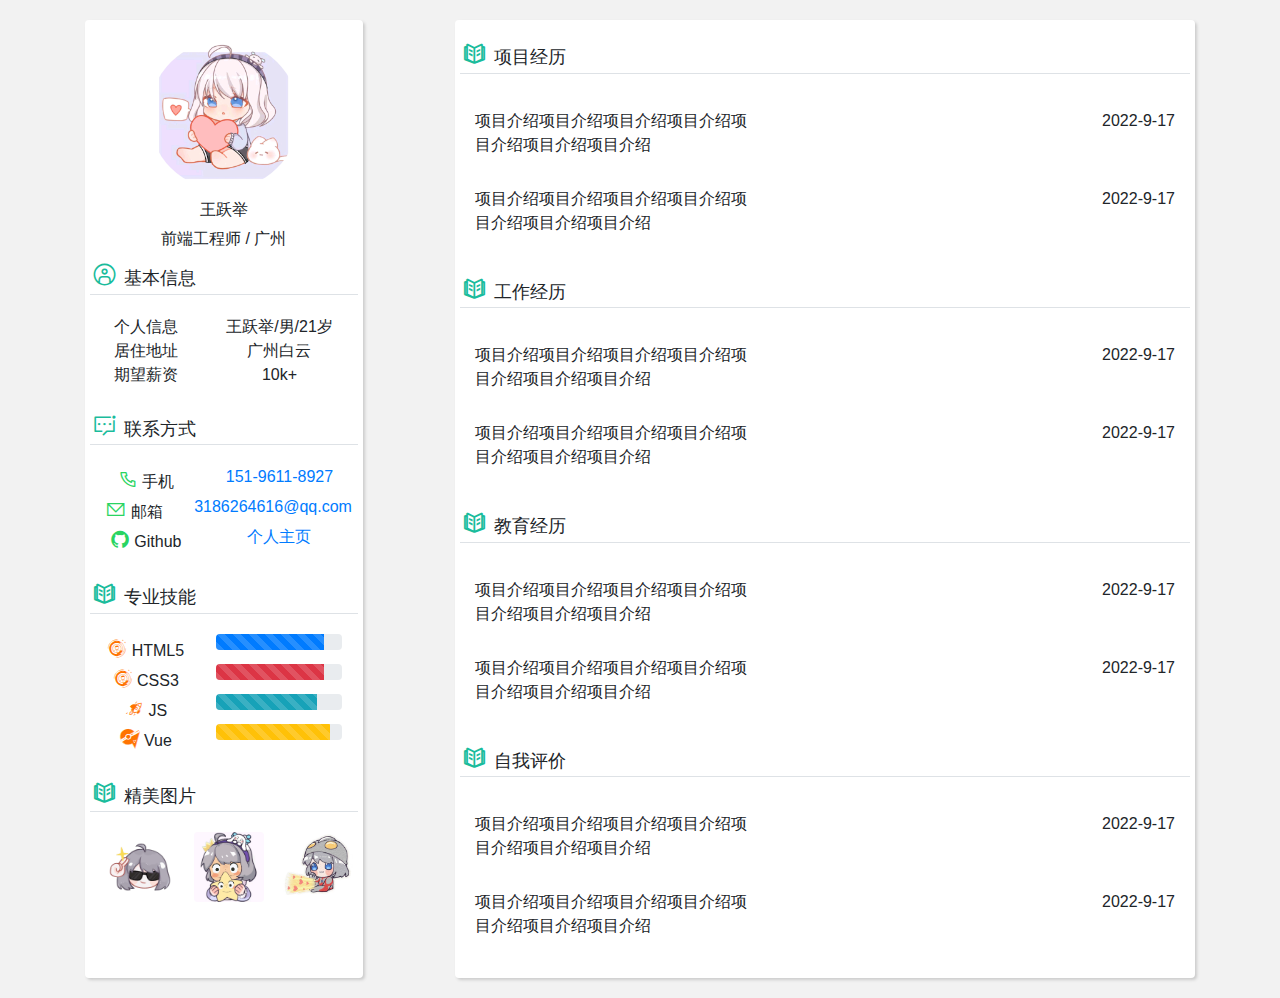
<file: index.html>
<!DOCTYPE html>
<html lang="en">

<head>
    <meta charset="UTF-8">
    <meta http-equiv="X-UA-Compatible" content="IE=edge">
    <meta name="viewport" content="width=device-width, initial-scale=1.0">
    <title>在线简历</title>
    <link rel="stylesheet" href="./css/bootstrap.min.css">
    <link rel="stylesheet" href="./font/iconfont.css">
    <meta name="viewport" content="width=device-width, initial-scale=1, shrink-to-fit=no">
    <style>
        body {
            background-color: #f2f2f2;
        }

        .padding {
            padding: 5px;
        }

        .margin-top {
            margin-top: 10px;
        }

        .row {
            height: auto;
            margin: 20px 0;
        }

        .row>.c {
            padding: 15px;
        }

        .content {
            background-color: #fff;
            box-shadow: 2px 2px 3px #ccc;
        }

        .logo {
            width: 150px;
            height: 150px;
        }

        .demo {
            width: 70px;
            height: 70px;
        }

        .nav-title {
            font-size: 18px;
        }

        .nav-title>.iconfont {
            font-size: 25px;
            color: #1abc9c;
            padding: 2px;
        }

        .iconfont-two {
            font-size: 20px;
            color: rgb(41, 212, 98);
        }

        .iconfont-three {
            font-size: 20px;
            color: rgb(255, 115, 0);
        }

        /* #title-marquee {
            height: 24px;
        } */
    </style>
</head>

<body>
    <div class="container">

        <!-- <span id="title" class="d-none">1111111111111111111111</span>
        <div class="container margin-top shadow" style="border:1px solid #ccc">
            <div id="title-marquee"></div>
        </div> -->


        <div class="row">
            <div class="col-lg-3 mr-auto content rounded padding text-center">
                <div class="padding">
                    <img class="logo rounded-circle margin-top" src="./image/logo.jpg" alt="logo">
                    <h6 class="margin-top">王跃举</h6>
                    <span>前端工程师 / 广州</span>
                </div>

                <div>
                    <span class="text-left border-bottom d-block nav-title">
                        <span class="iconfont icon-icon-test3"></span>
                        基本信息
                    </span>
                    <div class="row">
                        <div class="col-sm-5">个人信息</div>
                        <div class="col-sm-7">王跃举/男/21岁</div>

                        <div class="col-sm-5">居住地址</div>
                        <div class="col-sm-7">广州白云</div>

                        <div class="col-sm-5">期望薪资</div>
                        <div class="col-sm-7">10k+</div>
                    </div>
                </div>

                <div>
                    <span class="text-left border-bottom d-block nav-title">
                        <span class="iconfont icon-icon-test"></span>
                        联系方式
                    </span>
                    <div class="row">
                        <div class="col-sm-5">
                            <span class="iconfont icon-icon-test1 iconfont-two"></span>
                            手机
                        </div>
                        <div class="col-sm-7">
                            <a href="javascript:;">151-9611-8927</a>
                        </div>

                        <div class="col-sm-4">
                            <span class="iconfont icon-icon-test2 iconfont-two"></span>
                            邮箱
                        </div>
                        <div class="col-sm-8">
                            <a href="javascript:;">3186264616@qq.com</a>
                        </div>

                        <div class="col-sm-5">
                            <span class="iconfont icon-icon-test4 iconfont-two"></span>
                            Github
                        </div>
                        <div class="col-sm-7">
                            <a href="https://github.com/wangyueju">个人主页</a>
                        </div>
                    </div>
                </div>

                <div>
                    <span class="text-left border-bottom d-block nav-title">
                        <span class="iconfont icon-zhuanyezhishijineng"></span>
                        专业技能
                    </span>
                    <div class="row">
                        <div class="col-sm-5"><span class="iconfont icon-gerenjineng iconfont-three"></span>
                            HTML5
                        </div>
                        <div class="col-sm-7">
                            <div class="progress">
                                <div class="progress-bar progress-bar-striped progress-bar-animated"
                                    style="width: 85%;"></div>
                            </div>
                        </div>

                        <div class="col-sm-5"><span class="iconfont icon-gerenjineng iconfont-three"></span>
                            CSS3
                        </div>
                        <div class="col-sm-7">
                            <div class="progress">
                                <div class="bg-danger progress-bar progress-bar-striped progress-bar-animated"
                                    style="width: 85%;"></div>
                            </div>
                        </div>

                        <div class="col-sm-5"><span class="iconfont icon-jinengtisheng-01 iconfont-three"></span>
                            JS
                        </div>
                        <div class="col-sm-7">
                            <div class="progress">
                                <div class="bg-info progress-bar progress-bar-striped progress-bar-animated"
                                    style="width: 80%;"></div>
                            </div>
                        </div>

                        <div class="col-sm-5"><span class="iconfont icon-instinct- iconfont-three"></span>
                            Vue
                        </div>
                        <div class="col-sm-7">
                            <div class="progress">
                                <div class="bg-warning progress-bar progress-bar-striped progress-bar-animated"
                                    style="width: 90%;"></div>
                            </div>
                        </div>
                    </div>
                </div>

                <div>
                    <span class="text-left border-bottom d-block nav-title">
                        <span class="iconfont icon-zhuanyezhishijineng"></span>
                        精美图片
                    </span>
                    <div class="row">
                        <div class="col-sm-4">
                            <img class="demo rounded" src="./image/o.jpg" alt="img">
                        </div>
                        <div class="col-sm-4">
                            <img class="demo rounded" src="./image/i.jpg" alt="img">
                        </div>
                        <div class="col-sm-4">
                            <img class="demo rounded" src="./image/r.jpg" alt="img">
                        </div>
                    </div>
                </div>

            </div>


            <div class="col-lg-8 content rounded padding">
                <div>
                    <span class="text-left border-bottom d-block margin-top nav-title">
                        <span class="iconfont icon-zhuanyezhishijineng"></span>
                        项目经历
                    </span>
                    <div class="row">
                        <div class="c col-sm-5">项目介绍项目介绍项目介绍项目介绍项目介绍项目介绍项目介绍</div>
                        <div class="c col-sm-7 text-right">2022-9-17</div>
                        <div class="c col-sm-5">项目介绍项目介绍项目介绍项目介绍项目介绍项目介绍项目介绍</div>
                        <div class="c col-sm-7 text-right">2022-9-17</div>
                    </div>
                </div>

                <div>
                    <span class="text-left border-bottom d-block margin-top nav-title">
                        <span class="iconfont icon-zhuanyezhishijineng"></span>
                        工作经历
                    </span>
                    <div class="row">
                        <div class="c col-sm-5">项目介绍项目介绍项目介绍项目介绍项目介绍项目介绍项目介绍</div>
                        <div class="c col-sm-7 text-right">2022-9-17</div>
                        <div class="c col-sm-5">项目介绍项目介绍项目介绍项目介绍项目介绍项目介绍项目介绍</div>
                        <div class="c col-sm-7 text-right">2022-9-17</div>
                    </div>
                </div>

                <div>
                    <span class="text-left border-bottom d-block margin-top nav-title">
                        <span class="iconfont icon-zhuanyezhishijineng"></span>
                        教育经历
                    </span>
                    <div class="row">
                        <div class="c col-sm-5">项目介绍项目介绍项目介绍项目介绍项目介绍项目介绍项目介绍</div>
                        <div class="c col-sm-7 text-right">2022-9-17</div>
                        <div class="c col-sm-5">项目介绍项目介绍项目介绍项目介绍项目介绍项目介绍项目介绍</div>
                        <div class="c col-sm-7 text-right">2022-9-17</div>
                    </div>
                </div>

                <div>
                    <span class="text-left border-bottom d-block margin-top nav-title">
                        <span class="iconfont icon-zhuanyezhishijineng"></span>
                        自我评价
                    </span>
                    <div class="row">
                        <div class="c col-sm-5">项目介绍项目介绍项目介绍项目介绍项目介绍项目介绍项目介绍</div>
                        <div class="c col-sm-7 text-right">2022-9-17</div>
                        <div class="c col-sm-5">项目介绍项目介绍项目介绍项目介绍项目介绍项目介绍项目介绍</div>
                        <div class="c col-sm-7 text-right">2022-9-17</div>
                    </div>
                </div>
            </div>
        </div>
    </div>

    <script src="./js/jquery-3.6.0.min.js"></script>
    <script src="./js/bootstrap.min.js"></script>
    <script>
        $(function () {
            // function typeWriting() {
            //     let index = 0;
            //     let word = document.getElementById("title").innerHTML;
            //     function type() {
            //         document.getElementById("title-marquee").innerText = word.substring(0,index++)
            //     }
            //     setInterval(type,100)
            // }
            // typeWriting()
        })
    </script>
</body>

</html>
</file>
<file: font/iconfont.css>
@font-face {
  font-family: "iconfont"; /* Project id 3654201 */
  src: url('iconfont.woff2?t=1663405766063') format('woff2'),
       url('iconfont.woff?t=1663405766063') format('woff'),
       url('iconfont.ttf?t=1663405766063') format('truetype');
}

.iconfont {
  font-family: "iconfont" !important;
  font-size: 16px;
  font-style: normal;
  -webkit-font-smoothing: antialiased;
  -moz-osx-font-smoothing: grayscale;
}

.icon-instinct-:before {
  content: "\e6c0";
}

.icon-zhuanyezhishijineng:before {
  content: "\e7b6";
}

.icon-icon-test:before {
  content: "\e636";
}

.icon-icon-test1:before {
  content: "\e643";
}

.icon-icon-test2:before {
  content: "\e64b";
}

.icon-icon-test3:before {
  content: "\e64d";
}

.icon-icon-test4:before {
  content: "\e65e";
}

.icon-gerenjineng:before {
  content: "\e612";
}

.icon-jinengtisheng-01:before {
  content: "\e62c";
}
</file>
